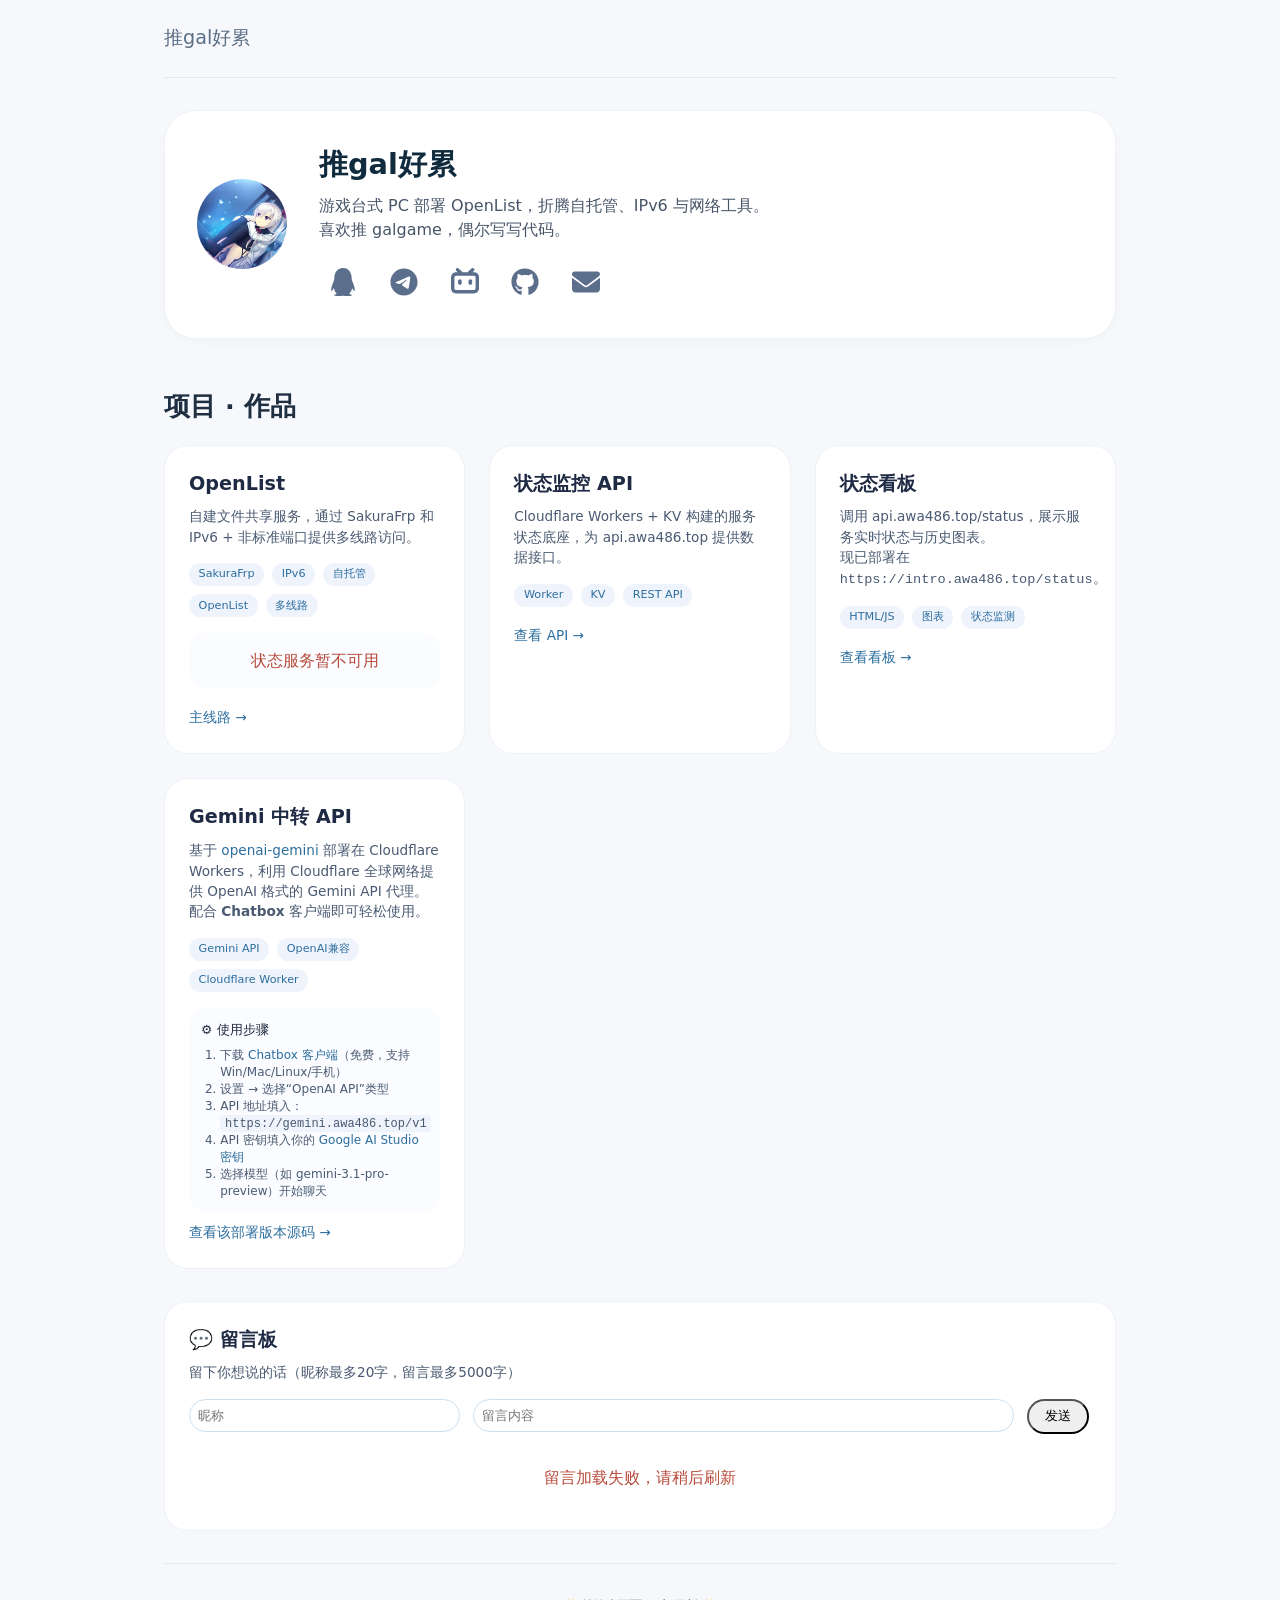
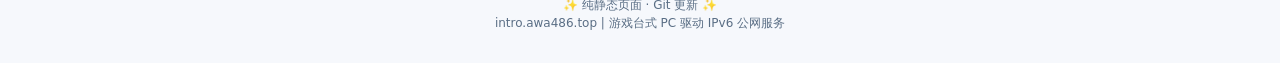
<file: index.html>
<!DOCTYPE html>
<html lang="zh-CN">
<head>
    <meta charset="UTF-8">
    <meta name="viewport" content="width=device-width, initial-scale=1.0">
    <title>推gal好累 · 个人主页</title>
    <link rel="stylesheet" href="style.css">
</head>
<body>
    <div class="container">
        <div id="header-placeholder"></div>
        <div id="profile-placeholder"></div>
        <h2 class="section-title">项目 · 作品</h2>
        <div id="projects-placeholder"></div>
        <div id="message-board-placeholder"></div>
        <div id="footer-placeholder"></div>
    </div>

    <script src="parts/openlist-status.js"></script>
    <script src="parts/messages.js"></script>
    <script src="parts/loader.js"></script>
</body>
</html>
</file>
<file: style.css>
* {
    margin: 0;
    padding: 0;
    box-sizing: border-box;
}

body {
    background-color: #f6f8fc;
    font-family: 'Inter', system-ui, -apple-system, 'Segoe UI', Roboto, Helvetica, sans-serif;
    color: #1f2a3e;
    line-height: 1.5;
    scroll-behavior: smooth;
}

.container {
    max-width: 1000px;
    margin: 0 auto;
    padding: 0 1.5rem;
}

.navbar {
    padding: 1.5rem 0;
    border-bottom: 1px solid #e2e8f0;
    margin-bottom: 2rem;
}

.logo {
    font-size: 1.2rem;
    font-weight: 500;
    color: #5a6e85;
}

.profile {
    display: flex;
    flex-wrap: wrap;
    gap: 2rem;
    align-items: center;
    margin-bottom: 3rem;
    background: white;
    border-radius: 2rem;
    padding: 2rem;
    border: 1px solid #eef2f6;
    box-shadow: 0 4px 12px rgba(0,0,0,0.02);
}

.avatar {
    width: 90px;
    height: 90px;
    border-radius: 50%;
    overflow: hidden;
    flex-shrink: 0;
    background-color: #eef3fc;
}

.avatar img {
    width: 100%;
    height: 100%;
    object-fit: cover;
}

.info h1 {
    font-size: 1.8rem;
    font-weight: 600;
    margin-bottom: 0.5rem;
    color: #0f2b3d;
}

.info .bio {
    color: #475569;
    margin-bottom: 1rem;
    max-width: 550px;
}

.social-links {
    display: flex;
    flex-wrap: wrap;
    gap: 1.2rem;
}

.social-links a {
    text-decoration: none;
    color: #2c6e9e;
    font-size: 0.9rem;
    transition: color 0.2s;
}

.social-links a:hover {
    color: #1e4a6e;
}

/* ---------- 新社交图标样式 ---------- */
.social-icons {
    display: flex;
    flex-wrap: wrap;
    gap: 0.8rem;          /* 合适的间距 */
    margin-top: 0.8rem;
}

.social-icon {
    display: inline-flex;
    align-items: center;
    justify-content: center;
    width: 48px;
    height: 48px;
    border-radius: 50%;
    background-color: transparent;
    color: #5b6e8c;
    transition: all 0.2s ease;
}

.social-icon:hover {
    background-color: rgba(0, 0, 0, 0.05);
    color: #2c6e9e;
    transform: scale(1.05);
}

.social-icon svg {
    width: 28px;
    height: 28px;
}

/* 确保链接不会变成默认的蓝紫色 */
a {
    color: inherit;
    text-decoration: none;
}
/* 以上覆盖了全局链接颜色，不影响项目卡片内的链接，因为卡片内的 a 有 .project-link 类覆盖了颜色 */
/* ----------------------------------- */

.section-title {
    font-size: 1.6rem;
    font-weight: 600;
    margin: 2rem 0 1.2rem 0;
    color: #1e2f41;
}

.projects-grid {
    display: grid;
    grid-template-columns: repeat(auto-fill, minmax(280px, 1fr));
    gap: 1.5rem;
    margin-bottom: 2rem;
}

.project-card {
    background: white;
    border-radius: 1.5rem;
    padding: 1.5rem;
    transition: all 0.2s ease;
    border: 1px solid #eef2f6;
}

.project-card:hover {
    transform: translateY(-2px);
    border-color: #dce5ed;
    box-shadow: 0 12px 20px -12px rgba(0,0,0,0.08);
}

.project-title {
    font-size: 1.2rem;
    font-weight: 600;
    margin-bottom: 0.5rem;
    color: #1f2a44;
}

.project-desc {
    color: #4a5a72;
    font-size: 0.85rem;
    margin-bottom: 1rem;
    line-height: 1.5;
}

.project-tags {
    display: flex;
    flex-wrap: wrap;
    gap: 0.5rem;
    margin-bottom: 1rem;
}

.tag {
    background: #eef3fc;
    color: #2c6e9e;
    font-size: 0.7rem;
    padding: 0.2rem 0.6rem;
    border-radius: 20px;
}

.project-link {
    text-decoration: none;
    color: #2c6e9e;
    font-weight: 500;
    font-size: 0.85rem;
    display: inline-flex;
    align-items: center;
    gap: 0.3rem;
}

.line-status-list {
    margin: 1rem 0;
    background: #fafcff;
    border-radius: 1rem;
    padding: 0.5rem;
}

.line-item {
    display: flex;
    align-items: center;
    justify-content: space-between;
    padding: 0.6rem 0.4rem;
    border-bottom: 1px solid #eef2f6;
    font-size: 0.85rem;
}

.line-item:last-child {
    border-bottom: none;
}

.line-name {
    display: flex;
    align-items: center;
    gap: 0.5rem;
}

.line-dot {
    width: 10px;
    height: 10px;
    border-radius: 50%;
    display: inline-block;
}

.line-dot.online {
    background-color: #2c9c6e;
    box-shadow: 0 0 0 2px rgba(44,156,110,0.2);
}

.line-dot.offline {
    background-color: #c25a4a;
    box-shadow: 0 0 0 2px rgba(194,90,74,0.2);
}

.line-status-text {
    font-weight: 500;
    margin-left: 0.25rem;
}

.line-online .line-status-text {
    color: #2c6e4e;
}

.line-offline .line-status-text {
    color: #b84c3c;
}

.line-time {
    font-size: 0.7rem;
    color: #8aa2be;
}

.footer {
    border-top: 1px solid #e2edf2;
    padding: 2rem 0;
    margin-top: 2rem;
    text-align: center;
    color: #5a6e85;
    font-size: 0.75rem;
}

@media (max-width: 700px) {
    .profile {
        flex-direction: column;
        text-align: center;
    }
    .avatar {
        margin: 0 auto;
    }
    .social-links {
        justify-content: center;
    }
    .line-item {
        flex-direction: column;
        align-items: flex-start;
        gap: 0.4rem;
    }
}
</file>
